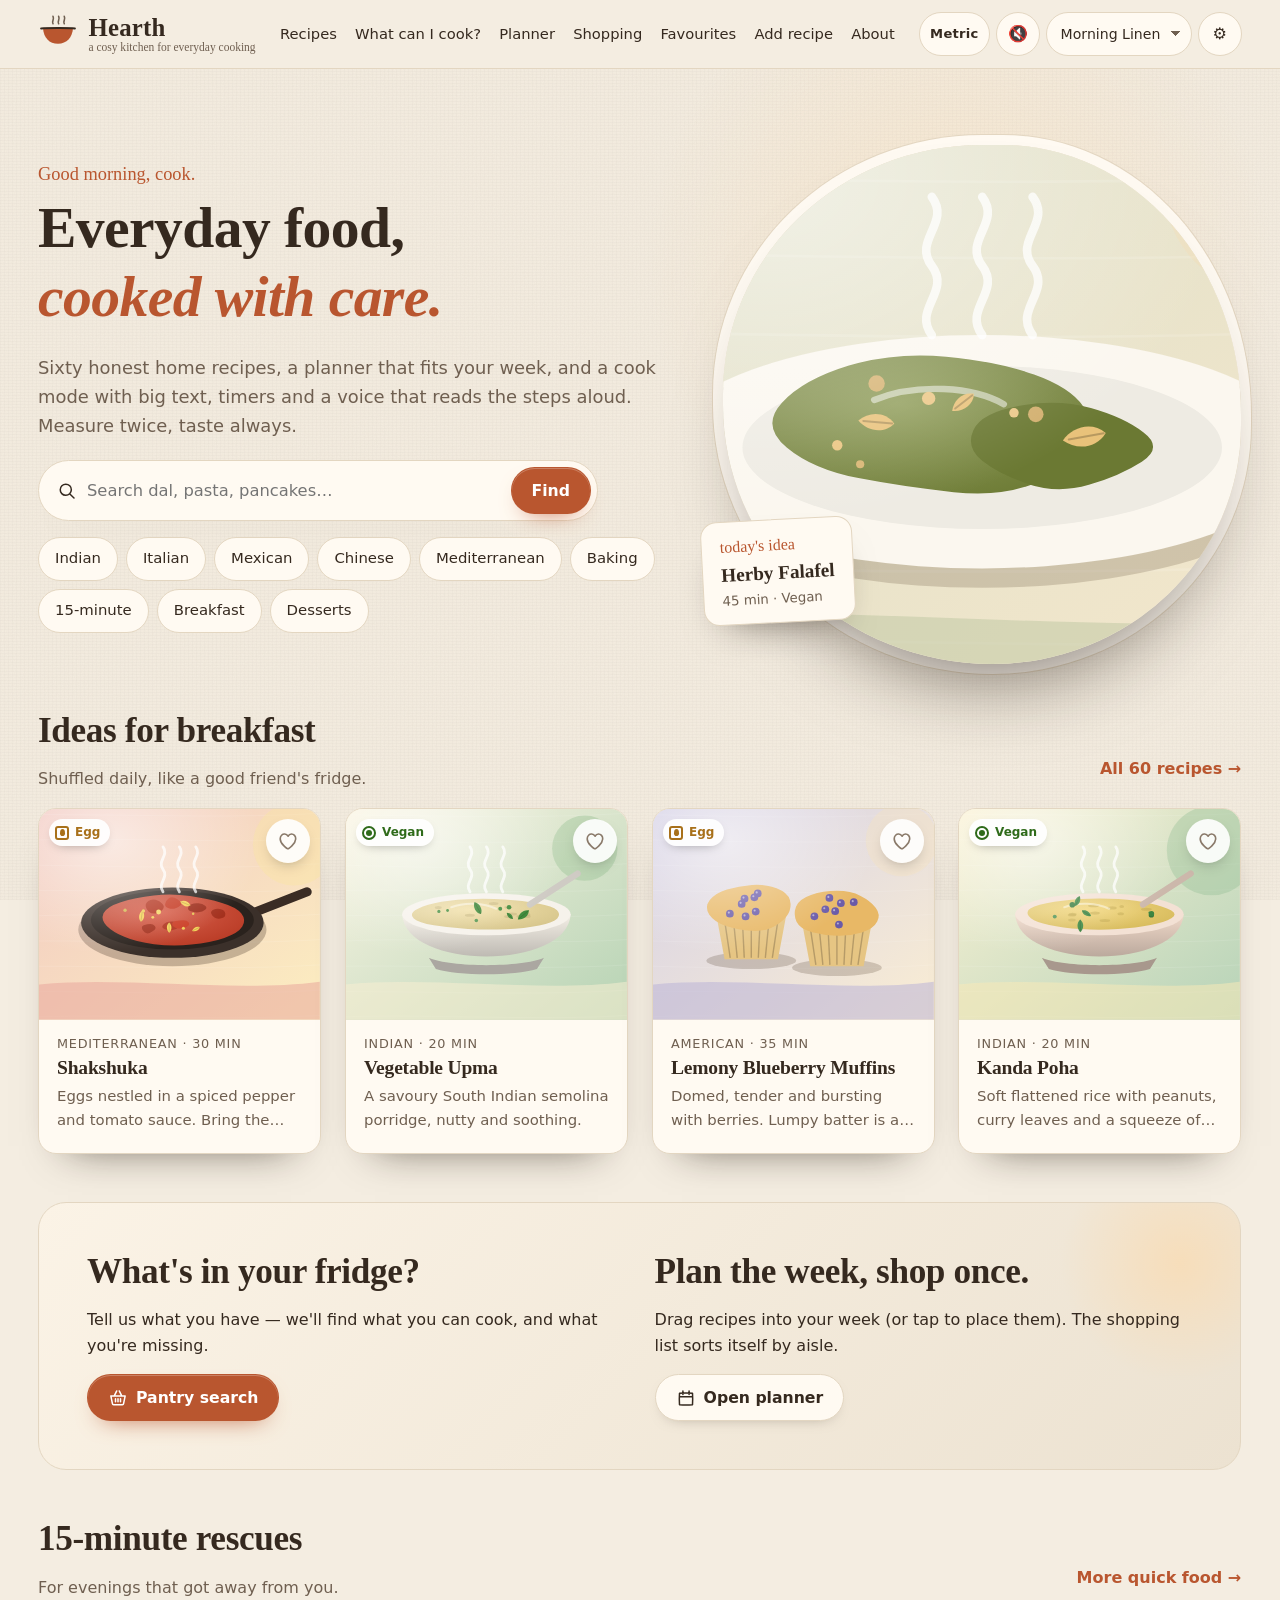
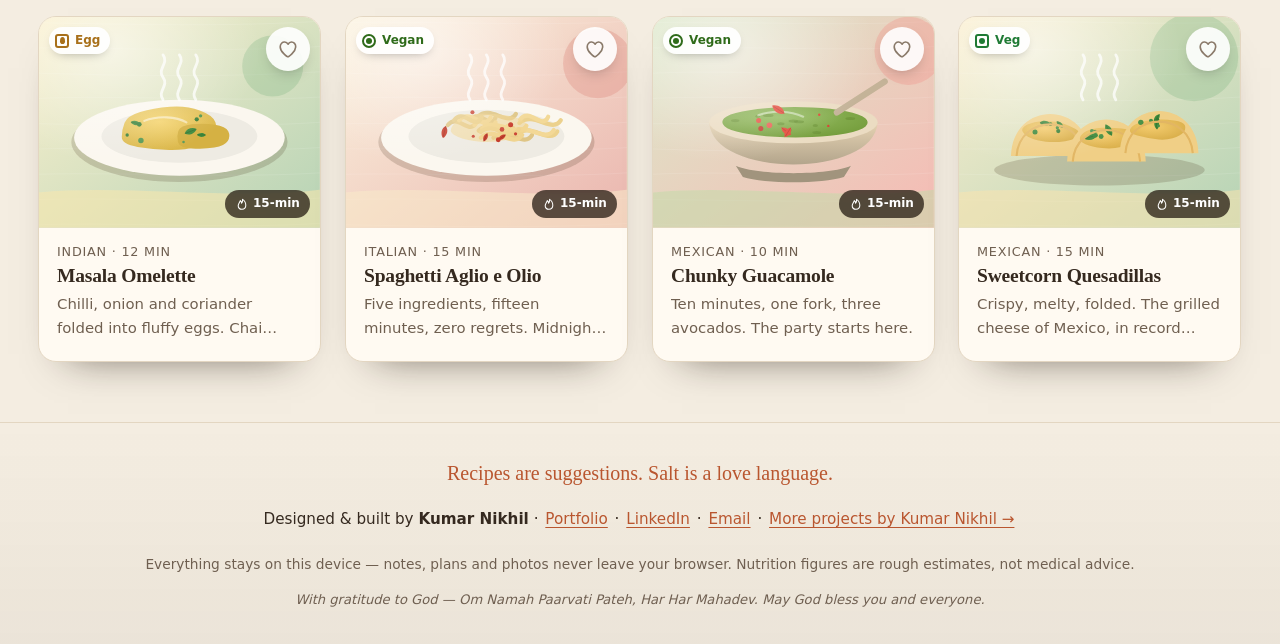
<file: index.html>
<!doctype html>
<html lang="en" data-theme="linen">
<head>
<meta charset="utf-8">
<meta name="viewport" content="width=device-width, initial-scale=1, viewport-fit=cover">
<title>Hearth — a cosy kitchen for everyday cooking</title>
<meta name="description" content="Hearth: 60 original home recipes with a servings scaler, unit converter, pantry search, weekly meal planner, shopping lists and a calm step-by-step cook mode. Free, private, works offline in your browser.">
<meta property="og:title" content="Hearth — a cosy kitchen for everyday cooking">
<meta property="og:description" content="60 original home recipes, a weekly planner, aisle-sorted shopping lists and a big-text cook mode with timers. Measure twice, taste always.">
<meta property="og:type" content="website">
<meta property="og:url" content="https://kumarnikhildeveloperaccount.github.io/hearth/">
<meta name="theme-color" content="#f6f0e6">
<link rel="icon" href="favicon.svg" type="image/svg+xml">
<link rel="manifest" href="manifest.webmanifest">
<link rel="stylesheet" href="css/base.css?v=2">
<link rel="stylesheet" href="css/components.css">
<link rel="stylesheet" href="css/print.css" media="print">
</head>
<body>
<a class="skip" href="#view">Skip to content</a>
<header class="site-head">
  <a class="brand" href="#/" aria-label="Hearth home">
    <span class="brand-pot" id="brandPot" aria-hidden="true">
      <svg viewBox="0 0 64 64" width="40" height="40"><g class="steam"><path d="M24 22c-3-4 3-6 0-12"/><path d="M33 22c-3-4 3-6 0-12"/><path d="M42 22c-3-4 3-6 0-12"/></g><path class="pot" d="M8 29c1-.6 47-.8 48 .3C55 44 46 54 32 54S9 44 8 29z"/><path class="pot-rim" d="M5 29.5c9-.8 45-1 54 0"/></svg>
    </span>
    <span class="brand-text"><b>Hearth</b><small>a cosy kitchen for everyday cooking</small></span>
  </a>
  <button class="icon-btn nav-toggle" id="navToggle" aria-expanded="false" aria-controls="mainNav" aria-label="Open menu"><span></span><span></span><span></span></button>
  <nav class="main-nav" id="mainNav" aria-label="Main">
    <a href="#/recipes" data-nav="recipes">Recipes</a>
    <a href="#/pantry" data-nav="pantry">What can I cook?</a>
    <a href="#/plan" data-nav="plan">Planner</a>
    <a href="#/shop" data-nav="shop">Shopping</a>
    <a href="#/favs" data-nav="favs">Favourites</a>
    <a href="#/add" data-nav="add">Add recipe</a>
    <a href="#/about" data-nav="about">About</a>
  </nav>
  <div class="head-tools">
    <button class="icon-btn unit-btn" id="unitToggle" title="Switch units" aria-label="Switch between metric and US units">Metric</button>
    <button class="icon-btn" id="soundToggle" aria-pressed="false" title="Kitchen sounds (off)" aria-label="Toggle kitchen sounds">🔇</button>
    <label class="theme-pick"><span class="sr">Theme</span>
      <select id="themeSelect" aria-label="Theme">
        <option value="linen">Morning Linen</option>
        <option value="night">Night Kitchen</option>
        <option value="farm">Farmhouse</option>
        <option value="minimal">Minimal</option>
      </select>
    </label>
    <a class="icon-btn" href="#/settings" title="Your data &amp; settings" aria-label="Your data and settings">⚙</a>
  </div>
</header>

<main id="view" tabindex="-1"></main>

<footer class="site-foot">
  <p class="quip" id="footQuip">Measure twice, taste always.</p>
  <p class="credits">Designed &amp; built by <b>Kumar Nikhil</b> ·
    <a href="https://kumarnikhildeveloperaccount.github.io/" target="_blank" rel="noopener">Portfolio</a> ·
    <a href="https://www.linkedin.com/in/kumar-nikhil-1000a9192/" target="_blank" rel="noopener">LinkedIn</a> ·
    <a href="mailto:nkashyapnikhilnk@gmail.com">Email</a> ·
    <a href="https://kumarnikhildeveloperaccount.github.io/" target="_blank" rel="noopener">More projects by Kumar Nikhil →</a></p>
  <p class="small">Everything stays on this device — notes, plans and photos never leave your browser. Nutrition figures are rough estimates, not medical advice.</p>
  <p class="gratitude">With gratitude to God — Om Namah Paarvati Pateh, Har Har Mahadev. May God bless you and everyone.</p>
</footer>

<section id="cook" class="cook" hidden aria-label="Cook mode" role="dialog" aria-modal="true"></section>
<aside id="timerTray" class="timer-tray" aria-label="Timers" hidden></aside>
<div id="toast" class="toast" role="status" aria-live="polite"></div>
<noscript><p class="noscript">Hearth needs JavaScript to stir the pot. Please enable it.</p></noscript>

<script src="js/data-1.js"></script>
<script src="js/data-2.js"></script>
<script src="js/util.js?v=2"></script>
<script src="js/store.js"></script>
<script src="js/art.js"></script>
<script src="js/audio.js"></script>
<script src="js/app.js?v=2"></script>
<script src="js/views.js"></script>
<script src="js/cook.js"></script>
</body>
</html>
</file>
<file: css/base.css>
/* Hearth — base: themes, textures, layout, header, transitions */
:root{
  --serif:"Iowan Old Style","Palatino Linotype",Palatino,"Book Antiqua",Georgia,"Times New Roman",serif;
  --sans:system-ui,-apple-system,"Segoe UI",Roboto,"Helvetica Neue",Arial,"Noto Sans",sans-serif;
  --hand:"Segoe Print","Bradley Hand","Chalkboard SE","Comic Neue","Marker Felt",cursive;
  --r:18px;--r-sm:12px;
  --ease:cubic-bezier(.2,.7,.2,1);
  --safe-t:env(safe-area-inset-top,0px);--safe-b:env(safe-area-inset-bottom,0px);
  --safe-l:env(safe-area-inset-left,0px);--safe-r:env(safe-area-inset-right,0px);
  --vh:100vh;
}
@supports (height:100dvh){:root{--vh:100dvh}}

/* ---------- Themes ---------- */
html[data-theme="linen"]{
  --bg:#f4ede1;--bg2:#ece2d1;--paper:#fffaf2;--paper2:#fbf3e6;--ink:#35291f;--muted:#6f5f50;
  --accent:#b9562f;--accent-ink:#fff;--accent2:#5f8452;--gold:#d9a441;--line:#e3d6c1;
  --shadow:30,20,10;--glow:255,214,160;--tex-op:.5;
}
html[data-theme="night"]{
  --bg:#17130f;--bg2:#211b16;--paper:#241d18;--paper2:#2c241e;--ink:#f3e8d8;--muted:#bfae99;
  --accent:#ee9a62;--accent-ink:#1b130c;--accent2:#9fc48b;--gold:#e8b85c;--line:#3c322a;
  --shadow:0,0,0;--glow:255,150,70;--tex-op:.18;
}
html[data-theme="farm"]{
  --bg:#ece2cb;--bg2:#e0d3b6;--paper:#f9f2df;--paper2:#f3e9d0;--ink:#2c3424;--muted:#5c6250;
  --accent:#9c3d29;--accent-ink:#fff;--accent2:#4b6a36;--gold:#c6923a;--line:#d5c6a3;
  --shadow:40,30,10;--glow:240,200,130;--tex-op:.65;
}
html[data-theme="minimal"]{
  --bg:#f7f7f5;--bg2:#efefec;--paper:#ffffff;--paper2:#fafaf8;--ink:#1c1c1c;--muted:#5d5d5d;
  --accent:#1f1f1f;--accent-ink:#fff;--accent2:#3f6b4f;--gold:#b7893a;--line:#e4e4e0;
  --shadow:0,0,0;--glow:255,255,255;--tex-op:0;--r:10px;--r-sm:8px;
}

*,*::before,*::after{box-sizing:border-box}
html{-webkit-text-size-adjust:100%;text-size-adjust:100%;scroll-behavior:smooth}
body{
  margin:0;min-height:100vh;min-height:var(--vh);color:var(--ink);background:var(--bg);
  font:16px/1.6 var(--sans);overflow-x:hidden;
  padding-left:var(--safe-l);padding-right:var(--safe-r);
  transition:background-color .5s var(--ease),color .5s var(--ease);
}
/* linen weave + grain + warm window light */
body::before{
  content:"";position:fixed;inset:0;z-index:-2;pointer-events:none;opacity:var(--tex-op);
  background:
    repeating-linear-gradient(0deg,rgba(var(--shadow),.035) 0 1px,transparent 1px 3px),
    repeating-linear-gradient(90deg,rgba(var(--shadow),.03) 0 1px,transparent 1px 4px),
    url("data:image/svg+xml,%3Csvg xmlns='http://www.w3.org/2000/svg' width='160' height='160'%3E%3Cfilter id='n'%3E%3CfeTurbulence type='fractalNoise' baseFrequency='.9' numOctaves='2' stitchTiles='stitch'/%3E%3CfeColorMatrix values='0 0 0 0 .3 0 0 0 0 .2 0 0 0 0 .1 0 0 0 .09 0'/%3E%3C/filter%3E%3Crect width='100%25' height='100%25' filter='url(%23n)'/%3E%3C/svg%3E");
}
body::after{
  content:"";position:fixed;inset:-20% -10% auto auto;width:70vmax;height:70vmax;z-index:-1;pointer-events:none;
  background:radial-gradient(closest-side,rgba(var(--glow),.28),transparent 70%);
  animation:windowlight 18s ease-in-out infinite alternate;
}
html[data-theme="minimal"] body::after{display:none}
@keyframes windowlight{from{transform:translate(0,0)}to{transform:translate(-6vmax,4vmax)}}

h1,h2,h3,h4{font-family:var(--serif);font-weight:600;line-height:1.2;letter-spacing:-.01em;margin:0 0 .4em}
h1{font-size:clamp(2rem,4.6vw,3.6rem)}
h2{font-size:clamp(1.5rem,3vw,2.2rem)}
h3{font-size:1.2rem}
p{margin:0 0 1em}
a{color:var(--accent);text-underline-offset:3px}
img{max-width:100%;display:block}
button,input,select,textarea{font:inherit;color:inherit}
:focus-visible{outline:3px solid var(--accent);outline-offset:3px;border-radius:6px}
[hidden]{display:none!important}
.sr{position:absolute!important;width:1px;height:1px;overflow:hidden;clip:rect(0 0 0 0);white-space:nowrap}
.skip{position:absolute;left:12px;top:-60px;z-index:100;background:var(--accent);color:var(--accent-ink);padding:10px 16px;border-radius:10px}
.skip:focus{top:12px}
.small{font-size:.86rem;color:var(--muted)}
.hand{font-family:var(--hand)}
.noscript{padding:20px;text-align:center}

/* ---------- Header ---------- */
.site-head{
  position:sticky;top:0;z-index:40;display:flex;align-items:center;gap:14px;
  padding:calc(10px + var(--safe-t)) clamp(14px,3vw,40px) 10px;
  background:color-mix(in srgb,var(--bg) 82%,transparent);
  -webkit-backdrop-filter:saturate(1.2) blur(12px);backdrop-filter:saturate(1.2) blur(12px);
  border-bottom:1px solid var(--line);
}
@supports not (background:color-mix(in srgb,red 50%,blue)){.site-head{background:var(--bg)}}
.brand{display:flex;align-items:center;gap:10px;text-decoration:none;color:var(--ink);min-height:44px}
.brand-text{display:flex;flex-direction:column;line-height:1.05}
.brand-text b{font-family:var(--serif);font-size:1.55rem;letter-spacing:.01em}
.brand-text small{font-size:.72rem;color:var(--muted);font-family:var(--hand)}
.brand-pot svg .pot{fill:var(--accent)}
.brand-pot svg .pot-rim{stroke:var(--ink);stroke-width:3.2;stroke-linecap:round;fill:none}
.brand-pot svg .steam path{stroke:var(--muted);stroke-width:2.6;fill:none;stroke-linecap:round;animation:steam 3.2s ease-in-out infinite}
.brand-pot svg .steam path:nth-child(2){animation-delay:.9s}
.brand-pot svg .steam path:nth-child(3){animation-delay:1.8s}
.brand-pot.wobble{animation:wobble .8s var(--ease)}
@keyframes wobble{0%,100%{transform:rotate(0)}25%{transform:rotate(-12deg)}50%{transform:rotate(9deg)}75%{transform:rotate(-5deg)}}
@keyframes steam{0%{opacity:0;transform:translateY(6px) scaleY(.8)}40%{opacity:.9}100%{opacity:0;transform:translateY(-9px) scaleY(1.1)}}

.main-nav{display:flex;gap:2px;margin-left:auto;flex-wrap:wrap}
.main-nav a{
  position:relative;padding:10px 12px;border-radius:999px;text-decoration:none;color:var(--ink);
  font-weight:500;font-size:.95rem;min-height:44px;display:flex;align-items:center;transition:background .25s,color .25s;
}
.main-nav a::after{content:"";position:absolute;left:14px;right:14px;bottom:7px;height:2px;border-radius:2px;background:var(--accent);transform:scaleX(0);transform-origin:left;transition:transform .35s var(--ease)}
.main-nav a:hover::after,.main-nav a.on::after{transform:scaleX(1)}
.main-nav a.on{color:var(--accent)}
.head-tools{display:flex;align-items:center;gap:6px}
.icon-btn{
  min-width:44px;min-height:44px;padding:0 10px;border-radius:999px;border:1px solid var(--line);
  background:var(--paper);color:var(--ink);cursor:pointer;display:inline-flex;align-items:center;justify-content:center;
  text-decoration:none;font-size:1rem;transition:transform .2s var(--ease),box-shadow .2s,background .2s;
}
.icon-btn:hover{box-shadow:0 6px 16px -10px rgba(var(--shadow),.6);transform:translateY(-1px)}
.icon-btn:active{transform:scale(.95)}
.unit-btn{font-size:.82rem;font-weight:600;letter-spacing:.02em;min-width:64px}
.theme-pick select{
  min-height:44px;border-radius:999px;border:1px solid var(--line);background:var(--paper);padding:0 30px 0 14px;
  appearance:none;-webkit-appearance:none;cursor:pointer;font-size:.88rem;
  background-image:linear-gradient(45deg,transparent 50%,var(--muted) 50%),linear-gradient(135deg,var(--muted) 50%,transparent 50%);
  background-position:calc(100% - 16px) 50%,calc(100% - 11px) 50%;background-size:5px 5px;background-repeat:no-repeat;
}
.nav-toggle{display:none;flex-direction:column;gap:4px;margin-left:auto}
.nav-toggle span{display:block;width:18px;height:2px;border-radius:2px;background:var(--ink);transition:transform .3s var(--ease),opacity .3s}
.nav-toggle[aria-expanded="true"] span:nth-child(1){transform:translateY(6px) rotate(45deg)}
.nav-toggle[aria-expanded="true"] span:nth-child(2){opacity:0}
.nav-toggle[aria-expanded="true"] span:nth-child(3){transform:translateY(-6px) rotate(-45deg)}

@media (max-width:1100px){
  .nav-toggle{display:inline-flex}
  .main-nav{
    position:fixed;left:0;right:0;top:calc(64px + var(--safe-t));margin:0;flex-direction:column;gap:0;
    padding:10px clamp(14px,4vw,30px) calc(18px + var(--safe-b));background:var(--paper);border-bottom:1px solid var(--line);
    box-shadow:0 30px 60px -30px rgba(var(--shadow),.5);transform:translateY(-12px);opacity:0;visibility:hidden;
    transition:transform .35s var(--ease),opacity .3s,visibility 0s .35s;max-height:calc(var(--vh) - 64px);overflow:auto;
  }
  .main-nav.open{transform:none;opacity:1;visibility:visible;transition:transform .35s var(--ease),opacity .3s}
  .main-nav a{font-size:1.1rem;padding:12px 8px;border-bottom:1px dashed var(--line);border-radius:0}
  .main-nav a::after{display:none}
  .head-tools{order:3}
  .nav-toggle{order:2}
}
@media (max-width:560px){
  .site-head{gap:6px;flex-wrap:wrap}
  .brand-text small{display:none}
  .brand-text b{font-size:1.3rem}
  .brand-pot svg{width:34px;height:34px}
  .head-tools{width:100%;justify-content:flex-end;order:4}
  .theme-pick select{max-width:140px}
  .main-nav{top:calc(118px + var(--safe-t))}
}

/* ---------- Layout ---------- */
main{display:block;max-width:1320px;margin:0 auto;padding:clamp(18px,3vw,40px) clamp(14px,3vw,40px) 60px;min-height:60vh;outline:none;perspective:2200px}
@media (min-width:2200px){main{max-width:1800px}body{font-size:18px}}
.view{transform-origin:left center;will-change:transform}
.view.curl-in{animation:curlIn .7s var(--ease) both}
.view.curl-in::before{content:"";position:fixed;inset:0;pointer-events:none;z-index:5;background:linear-gradient(90deg,rgba(var(--shadow),.18),transparent 40%);animation:curlShade .7s var(--ease) both}
@keyframes curlIn{
  0%{opacity:0;transform:rotateY(-28deg) translateX(-2%) skewY(1deg);clip-path:polygon(0 0,70% 0,100% 100%,0 100%)}
  60%{opacity:1;clip-path:polygon(0 0,100% 0,100% 100%,0 100%)}
  100%{opacity:1;transform:none;clip-path:polygon(0 0,100% 0,100% 100%,0 100%)}
}
@keyframes curlShade{from{opacity:1}to{opacity:0}}
.view.curl-out{animation:curlOut .28s ease-in both}
@keyframes curlOut{to{opacity:0;transform:rotateY(14deg) translateX(1%);transform-origin:right center}}

.section-head{display:flex;align-items:end;justify-content:space-between;gap:16px;flex-wrap:wrap;margin:36px 0 16px}
.section-head p{margin:0;color:var(--muted)}
.grid{display:grid;gap:clamp(14px,2vw,24px);grid-template-columns:repeat(auto-fill,minmax(min(100%,250px),1fr))}

/* ---------- Footer ---------- */
.site-foot{
  border-top:1px solid var(--line);text-align:center;
  padding:34px clamp(14px,3vw,40px) calc(34px + var(--safe-b));background:linear-gradient(transparent,rgba(var(--shadow),.04));
}
.site-foot .quip{font-family:var(--hand);font-size:1.25rem;color:var(--accent);margin-bottom:.6em}
.site-foot .credits{font-size:.95rem}
.site-foot .credits a{display:inline-block;padding:6px 2px}
.site-foot .gratitude{font-size:.82rem;color:var(--muted);font-style:italic;margin:0}

/* ---------- Toast ---------- */
.toast{
  position:fixed;left:50%;bottom:calc(20px + var(--safe-b));z-index:90;transform:translate(-50%,30px);opacity:0;pointer-events:none;
  background:var(--ink);color:var(--bg);padding:12px 20px;border-radius:999px;font-size:.95rem;max-width:calc(100vw - 32px);text-align:center;
  box-shadow:0 18px 40px -18px rgba(0,0,0,.6);transition:transform .35s var(--ease),opacity .35s;
}
.toast.show{transform:translate(-50%,0);opacity:1}

@media (prefers-reduced-motion:reduce){
  *,*::before,*::after{animation-duration:.001ms!important;animation-iteration-count:1!important;transition-duration:.001ms!important;scroll-behavior:auto!important}
  body::after{animation:none}
}
html.lowpower body::after{animation:none}
html.lowpower .site-head{-webkit-backdrop-filter:none;backdrop-filter:none;background:var(--bg)}

/* header nav never wraps on wide screens */
.main-nav a { white-space: nowrap; }
@media (min-width: 1000px) { .main-nav { flex-wrap: nowrap; flex: 1 1 auto; min-width: 0; justify-content: center; } }
@media (min-width: 1000px) and (max-width: 1400px) { .main-nav a { font-size: .92rem; padding-inline: .55em; } }
</file>
<file: css/components.css>
/* Hearth components */
.btn{
  display:inline-flex;align-items:center;justify-content:center;gap:8px;min-height:44px;padding:10px 20px;border-radius:999px;
  border:1px solid transparent;background:var(--accent);color:var(--accent-ink);font-weight:600;font-size:.98rem;cursor:pointer;text-decoration:none;
  box-shadow:0 10px 24px -14px var(--accent),inset 0 1px 0 rgba(255,255,255,.25);transition:transform .2s var(--ease),box-shadow .25s,filter .2s;
  position:relative;overflow:hidden;-webkit-tap-highlight-color:transparent;
}
.btn:hover{transform:translateY(-2px);box-shadow:0 16px 30px -16px var(--accent);filter:saturate(1.1)}
.btn:active{transform:translateY(0) scale(.97)}
.btn::after{content:"";position:absolute;inset:0;background:radial-gradient(circle at var(--x,50%) var(--y,50%),rgba(255,255,255,.35),transparent 60%);opacity:0;transition:opacity .3s}
.btn:active::after{opacity:1}
.btn-ghost{background:var(--paper);color:var(--ink);border-color:var(--line);box-shadow:0 6px 16px -12px rgba(var(--shadow),.5)}
.btn-big{min-height:54px;padding:12px 26px;font-size:1.06rem}
.btn:disabled{opacity:.4;pointer-events:none}
.danger{color:#b3261e!important}
html[data-theme="night"] .danger{color:#ff8a80!important}
.link-btn{background:none;border:0;padding:8px 2px;color:var(--accent);text-decoration:underline;text-underline-offset:3px;cursor:pointer;min-height:36px}
.link-more{font-weight:600;text-decoration:none;padding:10px 0}
.paper{
  background:var(--paper);border:1px solid var(--line);border-radius:var(--r);padding:clamp(16px,2.4vw,28px);
  box-shadow:0 1px 0 rgba(255,255,255,.6) inset,0 24px 50px -36px rgba(var(--shadow),.55);
}
.eyebrow{color:var(--accent);font-size:1.15rem;margin-bottom:.2em}
.lead{font-size:clamp(1.02rem,1.4vw,1.18rem);color:var(--muted);max-width:62ch}
.page-head{margin:10px 0 24px}
.span-all{grid-column:1/-1}

/* chips */
.chip-row{display:flex;flex-wrap:wrap;gap:8px;margin:16px 0}
.chip{
  display:inline-flex;align-items:center;gap:6px;min-height:44px;padding:8px 16px;border-radius:999px;border:1px solid var(--line);
  background:var(--paper);color:var(--ink);text-decoration:none;font-size:.93rem;cursor:pointer;transition:transform .2s var(--ease),background .2s,color .2s,border-color .2s;
}
.chip:hover{transform:translateY(-2px);border-color:var(--accent)}
.chip.on{background:var(--ink);color:var(--bg);border-color:var(--ink)}
.timer-chip{min-height:40px;font-size:.86rem;padding:6px 12px;background:var(--paper2)}

/* ---------- Hero ---------- */
.hero{display:grid;grid-template-columns:1.1fr .9fr;gap:clamp(20px,4vw,60px);align-items:center;padding:clamp(10px,3vw,40px) 0 10px}
.hero h1 em{font-style:italic;color:var(--accent)}
.hero-search{display:flex;align-items:center;gap:8px;background:var(--paper);border:1px solid var(--line);border-radius:999px;padding:6px 6px 6px 18px;max-width:560px;box-shadow:0 20px 40px -30px rgba(var(--shadow),.6);margin-top:20px}
.hero-search input{flex:1;min-width:0;border:0;background:transparent;font-size:1.02rem;min-height:44px;outline:none}
.hero-search:focus-within{outline:3px solid var(--accent);outline-offset:2px}
.hero-art{position:relative;display:block;text-decoration:none;color:var(--ink)}
.hero-plate{border-radius:50% 46% 48% 52%/48% 52% 46% 50%;overflow:hidden;aspect-ratio:1/1;box-shadow:0 50px 80px -40px rgba(var(--shadow),.6),0 0 0 10px var(--paper),0 0 0 11px var(--line);animation:float 9s ease-in-out infinite;transform-origin:50% 60%}
.hero-plate .art{width:100%;height:100%;transform:scale(1.25)}
@keyframes float{0%,100%{transform:translateY(0) rotate(-1deg)}50%{transform:translateY(-10px) rotate(1deg)}}
.hero-tag{position:absolute;left:-4%;bottom:8%;background:var(--paper);border:1px solid var(--line);border-radius:16px;padding:12px 18px;display:flex;flex-direction:column;box-shadow:0 20px 40px -24px rgba(var(--shadow),.6);transform:rotate(-3deg);transition:transform .3s var(--ease)}
.hero-art:hover .hero-tag{transform:rotate(0) translateY(-4px)}
.hero-tag .hand{color:var(--accent)}
.hero-tag b{font-family:var(--serif);font-size:1.2rem}
.hero-tag small{color:var(--muted)}
@media (max-width:820px){.hero{grid-template-columns:1fr}.hero-art{max-width:420px;margin:10px auto 0;width:88%}.hero-tag{left:0}}

.band{margin:48px 0;padding:clamp(20px,4vw,48px);border-radius:calc(var(--r) + 10px);background:linear-gradient(135deg,var(--paper2),var(--bg2));border:1px solid var(--line);position:relative;overflow:hidden}
.band::before{content:"";position:absolute;right:-60px;top:-60px;width:240px;height:240px;border-radius:50%;background:radial-gradient(circle,rgba(var(--glow),.5),transparent 70%)}
.band-inner{display:grid;grid-template-columns:1fr 1fr;gap:30px;position:relative}
@media (max-width:720px){.band-inner{grid-template-columns:1fr}}

/* ---------- Cards ---------- */
.card{
  --rx:0deg;--ry:0deg;--mx:50%;--my:50%;position:relative;border-radius:var(--r);background:var(--paper);border:1px solid var(--line);overflow:hidden;
  box-shadow:0 2px 0 rgba(255,255,255,.5) inset,0 22px 40px -30px rgba(var(--shadow),.7);transform:perspective(900px) rotateX(var(--rx)) rotateY(var(--ry));
  transition:transform .35s var(--ease),box-shadow .35s;animation:cardIn .6s var(--ease) both;animation-delay:calc(var(--i,0) * 50ms);
}
@keyframes cardIn{from{opacity:0;transform:translateY(16px) scale(.98)}to{opacity:1;transform:none}}
.card:hover{box-shadow:0 30px 60px -30px rgba(var(--shadow),.8)}
.card::after{content:"";position:absolute;inset:0;pointer-events:none;background:radial-gradient(circle at var(--mx) var(--my),rgba(255,255,255,.18),transparent 50%);opacity:0;transition:opacity .3s}
.card:hover::after{opacity:1}
.card-link{display:block;color:inherit;text-decoration:none;height:100%}
.card-link:focus-visible{outline-offset:-4px}
.card-art{position:relative;aspect-ratio:4/3;overflow:hidden;background:var(--bg2)}
.card-art .art{width:100%;height:100%;display:block;transition:transform .8s var(--ease)}
.card:hover .card-art .art{transform:scale(1.06)}
.photo{object-fit:cover;width:100%;height:100%}
.card-body{padding:14px 18px 20px}
.card-body h3{font-size:1.22rem;margin:2px 0 6px}
.kicker{font-size:.8rem;letter-spacing:.06em;text-transform:uppercase;color:var(--muted);margin:0}
.blurb{font-size:.93rem;color:var(--muted);margin:0;display:-webkit-box;-webkit-line-clamp:2;-webkit-box-orient:vertical;overflow:hidden}
.diet{position:absolute;left:10px;top:10px;display:inline-flex;align-items:center;gap:6px;padding:4px 10px 4px 6px;border-radius:999px;font-size:.75rem;font-weight:700;background:rgba(255,255,255,.92);color:#2b2118;box-shadow:0 4px 12px -6px rgba(0,0,0,.4)}
.diet i{width:14px;height:14px;border:2px solid currentColor;border-radius:3px;display:inline-grid;place-items:center}
.diet i::after{content:"";width:6px;height:6px;border-radius:50%;background:currentColor}
.diet-veg{color:#1f7a34}.diet-vegan{color:#2f6b1a}.diet-vegan i{border-radius:50%}
.diet-nonveg{color:#a3271d}.diet-nonveg i::after{border-radius:0;width:0;height:0;background:none;border-left:4px solid transparent;border-right:4px solid transparent;border-bottom:7px solid currentColor}
.diet-egg{color:#a8701a}.diet-egg i::after{width:5px;height:7px;border-radius:50% 50% 50% 50%/60% 60% 40% 40%}
.recipe .diet{position:static}
.meta .diet{box-shadow:none;border:1px solid var(--line)}
.quick-tag{position:absolute;right:10px;bottom:10px;display:inline-flex;align-items:center;gap:4px;padding:4px 10px;border-radius:999px;background:rgba(30,20,12,.72);color:#fff;font-size:.75rem;font-weight:600;-webkit-backdrop-filter:blur(4px);backdrop-filter:blur(4px)}
.fav-btn{position:absolute;right:10px;top:10px;width:44px;height:44px;border-radius:50%;border:0;background:rgba(255,255,255,.9);color:#8a7a6a;cursor:pointer;display:grid;place-items:center;box-shadow:0 6px 16px -8px rgba(0,0,0,.4);transition:transform .2s var(--ease),color .2s}
.fav-btn:hover{transform:scale(1.08)}
.fav-btn.on,.fav-solo.on{color:#d2453a}
.fav-btn.on .ico,.fav-solo.on .ico{fill:currentColor}
.burst{animation:burst .5s var(--ease)}
@keyframes burst{0%{transform:scale(1)}30%{transform:scale(1.35)}60%{transform:scale(.92)}100%{transform:scale(1)}}

/* steam inside illustrations */
.art-steam path{animation:artSteam 3.6s ease-in-out infinite;transform-box:fill-box;transform-origin:50% 100%}
@keyframes artSteam{0%{opacity:0;transform:translateY(14px) scaleY(.7)}35%{opacity:.85}100%{opacity:0;transform:translateY(-22px) scaleY(1.15)}}
html.lowpower .art-steam path{animation-duration:6s}

/* ---------- Filters / fields ---------- */
.filters{display:grid;grid-template-columns:2fr repeat(3,1fr);gap:12px}
@media (max-width:820px){.filters{grid-template-columns:1fr 1fr}.filters .search-field{grid-column:1/-1}}
.field{display:flex;flex-direction:column;gap:6px;font-size:.88rem;color:var(--muted);border:0;margin:0 0 14px;padding:0;min-width:0}
.field legend{padding:0;margin-bottom:6px}
.field input,.field select,.field textarea,.token-input input{
  min-height:46px;border:1px solid var(--line);border-radius:var(--r-sm);background:var(--paper);color:var(--ink);padding:10px 14px;font-size:1rem;width:100%;
  transition:border-color .2s,box-shadow .2s;
}
.field textarea{min-height:140px;resize:vertical;line-height:1.5}
.field input:focus,.field select:focus,.field textarea:focus,.token-input input:focus{outline:none;border-color:var(--accent);box-shadow:0 0 0 4px color-mix(in srgb,var(--accent) 20%,transparent)}
.field input[type=color]{padding:4px;height:46px;cursor:pointer}
.search-field{position:relative}
.search-field .ico{position:absolute;left:14px;bottom:13px;color:var(--muted);pointer-events:none}
.search-field input{padding-left:42px}
.field.inline{flex-direction:row;align-items:center;gap:10px;margin:0}
.row3{display:grid;grid-template-columns:repeat(3,1fr);gap:12px;align-items:end}
@media (max-width:480px){.row3{grid-template-columns:1fr 1fr}}
.switch{display:flex;align-items:center;gap:10px;cursor:pointer;min-height:44px;font-size:.95rem;color:var(--ink)}
.switch input{position:absolute;opacity:0;width:1px;height:1px}
.switch span{width:44px;height:26px;border-radius:999px;background:var(--line);position:relative;flex:none;transition:background .25s}
.switch span::after{content:"";position:absolute;left:3px;top:3px;width:20px;height:20px;border-radius:50%;background:#fff;box-shadow:0 2px 6px rgba(0,0,0,.25);transition:transform .25s var(--ease)}
.switch input:checked+span{background:var(--accent2)}
.switch input:checked+span::after{transform:translateX(18px)}
.switch input:focus-visible+span{outline:3px solid var(--accent);outline-offset:2px}
.day-pick{display:flex;flex-wrap:wrap;gap:6px;margin:10px 0}
.day-pick label{cursor:pointer}
.day-pick input{position:absolute;opacity:0;width:1px;height:1px}
.day-pick span{display:inline-flex;align-items:center;min-height:44px;padding:8px 14px;border-radius:12px;border:1px solid var(--line);background:var(--paper);color:var(--ink);font-size:.92rem;transition:all .2s}
.day-pick input:checked+span{background:var(--accent);border-color:var(--accent);color:var(--accent-ink)}
.day-pick input:focus-visible+span{outline:3px solid var(--accent);outline-offset:2px}

/* ---------- Recipe detail ---------- */
.crumbs a{color:var(--muted)}
.recipe-head{display:grid;grid-template-columns:1fr 1fr;gap:clamp(20px,4vw,56px);align-items:center;margin:14px 0 30px}
.recipe-art{border-radius:calc(var(--r) + 8px);overflow:hidden;aspect-ratio:4/3;box-shadow:0 40px 70px -40px rgba(var(--shadow),.7);border:8px solid var(--paper)}
.recipe-art .art{width:100%;height:100%;display:block}
.meta{list-style:none;padding:0;margin:16px 0 22px;display:flex;flex-wrap:wrap;gap:10px}
.meta li{display:inline-flex;align-items:center;gap:6px;padding:6px 14px;border-radius:999px;background:var(--paper);border:1px solid var(--line);font-size:.92rem}
.actions{display:flex;flex-wrap:wrap;gap:8px;align-items:center}
.recipe-body{display:grid;grid-template-columns:minmax(280px,.85fr) 1.15fr;gap:clamp(18px,3vw,40px);align-items:start}
@media (max-width:900px){.recipe-head,.recipe-body{grid-template-columns:1fr}}
.ingredients{position:sticky;top:90px}
@media (max-width:900px){.ingredients{position:static}}
.ing-top{display:flex;align-items:center;justify-content:space-between;gap:10px;flex-wrap:wrap}
.ing-top h2{margin:0}
.scaler{display:inline-flex;align-items:center;gap:6px}
.scaler input{width:64px;min-height:44px;text-align:center;border:1px solid var(--line);border-radius:12px;background:var(--paper2);font-weight:700;font-size:1.05rem;-moz-appearance:textfield;appearance:textfield}
.scaler input::-webkit-inner-spin-button,.scaler input::-webkit-outer-spin-button{-webkit-appearance:none;margin:0}
.scaler .icon-btn{font-size:1.3rem;font-weight:700}
.unit-switch{display:inline-flex;margin:14px 0 6px;padding:4px;border-radius:999px;background:var(--bg2);border:1px solid var(--line)}
.unit-switch button{min-height:38px;padding:6px 16px;border-radius:999px;border:0;background:transparent;cursor:pointer;font-weight:600;font-size:.88rem;color:var(--muted)}
.unit-switch button[aria-checked="true"]{background:var(--paper);color:var(--ink);box-shadow:0 3px 10px -5px rgba(var(--shadow),.5)}
.ing-list{list-style:none;padding:0;margin:10px 0}
.ing-list li{border-bottom:1px dashed var(--line)}
.ing-list label{display:flex;align-items:baseline;gap:10px;padding:10px 2px;cursor:pointer;min-height:44px}
.ing-list input,.aisle input{position:absolute;opacity:0;width:1px;height:1px}
.tick{flex:none;width:22px;height:22px;border-radius:7px;border:2px solid var(--muted);display:grid;place-items:center;color:transparent;transform:translateY(4px);transition:all .25s var(--ease)}
input:checked+.tick{background:var(--accent2);border-color:var(--accent2);color:#fff;transform:translateY(4px) rotate(-6deg) scale(1.05)}
input:focus-visible+.tick{outline:3px solid var(--accent);outline-offset:2px}
.amt{font-weight:700;white-space:nowrap;font-variant-numeric:tabular-nums}
li.done .nm,li.done .amt{text-decoration:line-through;text-decoration-color:var(--accent);opacity:.55}
.nutrition{margin-top:18px;padding-top:16px;border-top:1px solid var(--line)}
.nutrition h3{display:flex;align-items:baseline;gap:8px;flex-wrap:wrap}
.approx{font-family:var(--hand);font-size:.85rem;color:var(--accent);font-weight:400}
.nutrition dl{display:grid;grid-template-columns:repeat(4,1fr);gap:8px;margin:10px 0}
.nutrition dl div{background:var(--paper2);border-radius:12px;padding:10px;text-align:center;border:1px solid var(--line)}
.nutrition dt{font-size:.74rem;color:var(--muted);text-transform:uppercase;letter-spacing:.05em}
.nutrition dd{margin:0;font-weight:700;font-family:var(--serif);font-size:1.08rem}
@media (max-width:400px){.nutrition dl{grid-template-columns:1fr 1fr}}
.steps{list-style:none;padding:0;margin:0;counter-reset:s}
.steps li{position:relative;padding:4px 0 22px 60px}
.steps li::before{content:"";position:absolute;left:21px;top:44px;bottom:4px;border-left:2px dotted var(--line)}
.steps li:last-child::before{display:none}
.steps .num{position:absolute;left:0;top:0;width:44px;height:44px;border-radius:50%;display:grid;place-items:center;background:var(--paper);border:2px solid var(--accent);color:var(--accent);font-family:var(--serif);font-weight:700;font-size:1.15rem}
.steps p{font-size:1.06rem;margin:8px 0}
.step-timers{display:flex;flex-wrap:wrap;gap:6px}
.notes{margin-top:24px}
.notes h3{display:flex;align-items:center;gap:8px}
.notes textarea{width:100%;min-height:110px;border:1px solid var(--line);border-radius:12px;padding:12px 14px;background:var(--paper2) repeating-linear-gradient(transparent 0 27px,var(--line) 27px 28px);line-height:28px;font-family:var(--hand);font-size:1.02rem;resize:vertical}
.print-foot{display:none}

/* ---------- Modal ---------- */
.modal-wrap{position:fixed;inset:0;z-index:80;display:grid;place-items:center;padding:16px;background:rgba(20,12,6,.45);opacity:0;transition:opacity .25s;-webkit-backdrop-filter:blur(3px);backdrop-filter:blur(3px)}
.modal-wrap.open{opacity:1}
.modal{position:relative;width:min(560px,100%);max-height:calc(var(--vh) - 32px);overflow:auto;background:var(--paper);border-radius:calc(var(--r) + 4px);padding:28px 24px 24px;border:1px solid var(--line);box-shadow:0 40px 80px -30px rgba(0,0,0,.5);transform:translateY(20px) scale(.97);transition:transform .3s var(--ease)}
.modal-wrap.open .modal{transform:none}
.modal-x{position:absolute;right:12px;top:12px}
.modal h2{padding-right:50px}
.modal-actions{display:flex;flex-wrap:wrap;gap:10px;margin-top:16px}
.timer-presets{display:flex;flex-wrap:wrap;gap:6px;margin-bottom:14px}

/* ---------- Empty states ---------- */
.empty{text-align:center;padding:30px 16px 40px;max-width:520px;margin:0 auto}
.empty-art{width:200px;height:150px;margin:0 auto 10px;border-radius:50%;overflow:hidden;box-shadow:0 20px 40px -24px rgba(var(--shadow),.6)}
.empty-art .art{width:100%;height:100%}
.empty p{color:var(--muted)}

/* ---------- Pantry ---------- */
.token-input{display:flex;flex-wrap:wrap;gap:8px;align-items:center}
.token-input input{flex:1;min-width:200px}
.tokens{list-style:none;display:flex;flex-wrap:wrap;gap:6px;padding:0;margin:0;width:100%}
.tokens:empty{display:none}
.token{display:inline-flex;align-items:center;gap:4px;padding:4px 4px 4px 14px;border-radius:999px;background:var(--accent2);color:#fff;font-weight:600;font-size:.92rem;animation:pop .3s var(--ease)}
@keyframes pop{from{transform:scale(.6);opacity:0}}
.token button{width:34px;height:34px;border-radius:50%;border:0;background:rgba(255,255,255,.2);color:#fff;cursor:pointer;font-size:1.1rem}
.pantry-opts{display:flex;flex-wrap:wrap;align-items:center;gap:14px;margin-top:12px}
.pantry-card{display:flex;flex-direction:column;gap:0}
.pantry-card .card{border-bottom-left-radius:0;border-bottom-right-radius:0}
.match{background:var(--paper2);border:1px solid var(--line);border-top:0;border-radius:0 0 var(--r) var(--r);padding:12px 16px}
.match p{margin:8px 0 0;font-size:.92rem}
.bar{height:8px;border-radius:8px;background:var(--line);overflow:hidden}
.bar span{display:block;height:100%;width:var(--p);background:linear-gradient(90deg,var(--accent2),var(--gold));border-radius:8px;animation:grow 1s var(--ease)}
@keyframes grow{from{width:0}}

/* ---------- Planner ---------- */
.plan-tools{display:flex;flex-wrap:wrap;gap:10px;align-items:center;margin-bottom:20px}
.planner{display:grid;grid-template-columns:300px 1fr;gap:20px;align-items:start}
@media (max-width:980px){.planner{grid-template-columns:1fr}}
.tray{position:sticky;top:90px;max-height:calc(var(--vh) - 110px);display:flex;flex-direction:column}
@media (max-width:980px){.tray{position:static;max-height:none}.tray-list{max-height:260px}}
.tray-list{list-style:none;padding:0;margin:0;overflow:auto;flex:1;display:flex;flex-direction:column;gap:6px;-webkit-overflow-scrolling:touch}
.pill{display:flex;align-items:center;gap:10px;width:100%;min-height:46px;padding:8px 12px;border-radius:12px;border:1px solid var(--line);background:var(--paper2);cursor:grab;text-align:left;transition:all .2s var(--ease)}
.pill:hover{border-color:var(--accent);transform:translateX(3px)}
.pill.sel{background:var(--accent);color:var(--accent-ink);border-color:var(--accent);box-shadow:0 8px 20px -10px var(--accent)}
.pill.sel .small{color:inherit}
.pill-dot{width:14px;height:14px;border-radius:50%;flex:none;box-shadow:inset 0 0 0 2px rgba(255,255,255,.5)}
.pill-t{flex:1;font-weight:500;font-size:.93rem}
.pill-fav{color:#d2453a}
.week{display:grid;grid-template-columns:repeat(auto-fill,minmax(min(100%,200px),1fr));gap:12px}
.day{background:var(--paper);border:1px solid var(--line);border-radius:var(--r);padding:12px;display:flex;flex-direction:column;gap:8px}
.day.today{border-color:var(--accent);box-shadow:0 0 0 3px color-mix(in srgb,var(--accent) 18%,transparent)}
.day h3{font-size:1.05rem;margin:2px 4px 4px;display:flex;justify-content:space-between;align-items:baseline}
.day h3 .hand{font-size:.85rem;color:var(--accent);font-weight:400}
.slot{position:relative;display:flex;flex-direction:column;align-items:stretch;min-height:76px;border-radius:12px;border:1.5px dashed var(--line);background:var(--paper2);padding:6px 8px;text-align:left;cursor:pointer;color:var(--ink);transition:all .2s var(--ease);width:100%}
.slot-meal{font-size:.7rem;text-transform:uppercase;letter-spacing:.07em;color:var(--muted)}
.slot-plus{flex:1;display:grid;place-items:center;color:var(--muted);opacity:.6}
.placing .empty-slot{border-color:var(--accent);background:color-mix(in srgb,var(--accent) 8%,var(--paper2));animation:breathe 1.6s ease-in-out infinite}
@keyframes breathe{50%{transform:scale(1.02)}}
.slot.over{border-color:var(--accent2);background:color-mix(in srgb,var(--accent2) 14%,var(--paper2));transform:scale(1.03)}
.slot.filled{border-style:solid;cursor:grab}
.slot.landed{animation:land .5s var(--ease)}
@keyframes land{0%{transform:scale(.9) rotate(-2deg)}60%{transform:scale(1.04)}100%{transform:none}}
.slot-r{display:flex;align-items:center;gap:8px;text-decoration:none;color:inherit;font-size:.9rem;font-weight:600;line-height:1.2;padding-right:30px;min-height:44px}
.slot-r small{display:block;font-weight:400;color:var(--muted);font-size:.75rem}
.slot-art{width:44px;height:44px;border-radius:10px;overflow:hidden;flex:none}
.slot-art .art{width:100%;height:100%}
.slot-x{position:absolute;right:4px;top:4px;width:36px;height:36px;border-radius:50%;border:0;background:transparent;color:var(--muted);font-size:1.2rem;cursor:pointer}
.slot-x:hover{background:var(--bg2);color:var(--ink)}

/* ---------- Shopping ---------- */
.aisles{columns:3 300px;column-gap:16px;margin-top:16px}
.aisle{break-inside:avoid;margin-bottom:16px;padding:18px 20px}
.aisle h2{font-size:1.2rem;display:flex;align-items:center;gap:8px}
.aisle h2::before{content:"";width:10px;height:10px;border-radius:3px;background:var(--accent);transform:rotate(45deg)}
.aisle ul{list-style:none;padding:0;margin:0}
.aisle li{position:relative;border-bottom:1px dashed var(--line);display:flex;align-items:center;flex-wrap:wrap}
.aisle label{display:flex;align-items:center;gap:10px;padding:8px 0;flex:1;min-height:44px;cursor:pointer;min-width:0}
.aisle .tick{transform:none}
.aisle input:checked+.tick{transform:rotate(-6deg)}
.aisle .nm{flex:1;min-width:0}
.aisle .amt{font-weight:600;color:var(--muted);font-size:.9rem}
.aisle .from{width:100%;padding:0 0 6px 32px;margin-top:-6px;opacity:.75}
.shop .token-input{margin-bottom:6px}

/* favourites notes */
.note-list{display:grid;grid-template-columns:repeat(auto-fill,minmax(min(100%,260px),1fr));gap:12px}
.note-card{display:flex;flex-direction:column;gap:6px;text-decoration:none;color:var(--ink);transform:rotate(-.6deg);transition:transform .3s var(--ease)}
.note-card:nth-child(even){transform:rotate(.7deg)}
.note-card:hover{transform:rotate(0) translateY(-3px)}
.note-card .hand{color:var(--muted)}

/* ---------- Add form ---------- */
.add-grid{display:grid;grid-template-columns:1.3fr 1fr;gap:20px;align-items:start}
@media (max-width:900px){.add-grid{grid-template-columns:1fr}}
.form-col{display:flex;flex-direction:column;gap:16px}
.photo-drop{position:relative;display:grid;place-items:center;min-height:110px;border:2px dashed var(--line);border-radius:var(--r);background:var(--paper2);cursor:pointer;text-align:center;padding:16px;color:var(--muted);transition:border-color .2s}
.photo-drop:hover,.photo-drop:focus-within{border-color:var(--accent)}
.photo-drop input{position:absolute;inset:0;opacity:0;cursor:pointer;width:100%}
.grid.one{grid-template-columns:1fr;max-width:340px}
.form-actions{display:flex;gap:10px;flex-wrap:wrap}
.form-err{color:#b3261e;font-weight:600;min-height:1.4em}
html[data-theme="night"] .form-err{color:#ff8a80}
.file-btn{position:relative}
.file-btn input{position:absolute;inset:0;opacity:0;cursor:pointer;width:100%}

.settings-grid{display:grid;grid-template-columns:repeat(auto-fit,minmax(min(100%,300px),1fr));gap:16px}
.tick-list{padding-left:1.2em}
.tick-list li{margin-bottom:6px}
.about-links{display:flex;flex-wrap:wrap;gap:8px}

/* ---------- Timer tray ---------- */
.timer-tray{position:fixed;right:calc(14px + var(--safe-r));bottom:calc(14px + var(--safe-b));z-index:95;display:flex;flex-direction:column;gap:8px;max-width:calc(100vw - 28px);width:330px}
.timer{display:flex;align-items:center;gap:8px;padding:8px 8px 8px 10px;border-radius:18px;background:var(--ink);color:var(--bg);box-shadow:0 20px 40px -16px rgba(0,0,0,.55);animation:pop .35s var(--ease)}
.timer .icon-btn{min-width:40px;min-height:40px;background:rgba(255,255,255,.1);border-color:rgba(255,255,255,.18);color:inherit;font-size:.85rem;padding:0 8px}
.timer-txt{flex:1;display:flex;flex-direction:column;min-width:0;line-height:1.2}
.timer-txt b{font-variant-numeric:tabular-nums;font-size:1.2rem}
.timer-txt span{font-size:.75rem;opacity:.75;white-space:nowrap;overflow:hidden;text-overflow:ellipsis}
.ring{width:38px;height:38px;transform:rotate(-90deg);flex:none}
.ring circle{fill:none;stroke-width:4}
.ring-bg{stroke:rgba(255,255,255,.18)}
.ring-fg{stroke:var(--gold);stroke-dasharray:100;stroke-linecap:round;transition:stroke-dashoffset .25s linear}
.timer.paused{opacity:.75}
.timer.done{background:var(--accent);color:var(--accent-ink);animation:ringing .6s ease-in-out 6}
@keyframes ringing{0%,100%{transform:rotate(0)}25%{transform:rotate(-3deg)}75%{transform:rotate(3deg)}}
body.cooking .timer-tray{bottom:calc(96px + var(--safe-b))}

/* ---------- Cook mode ---------- */
body.cooking{overflow:hidden}
.cook{position:fixed;inset:0;z-index:70;display:flex;flex-direction:column;background:var(--bg);color:var(--ink);height:100vh;height:var(--vh);
  padding:var(--safe-t) var(--safe-r) var(--safe-b) var(--safe-l);opacity:0;transform:scale(1.02);transition:opacity .3s,transform .3s var(--ease)}
.cook.open{opacity:1;transform:none}
.cook::before{content:"";position:absolute;inset:0;z-index:-1;background:radial-gradient(ellipse at 50% 120%,rgba(var(--glow),.35),transparent 60%),var(--bg)}
.ck-top{display:flex;align-items:center;justify-content:space-between;gap:10px;padding:12px clamp(12px,3vw,30px);flex-wrap:wrap}
.ck-title{display:flex;flex-direction:column;line-height:1.15;min-width:0}
.ck-title .hand{color:var(--accent);font-size:.9rem}
.ck-title b{font-family:var(--serif);font-size:clamp(1.1rem,2.4vw,1.5rem)}
.ck-tools{display:flex;gap:6px;flex-wrap:wrap}
.ck-tools .icon-btn{gap:6px}
.ck-tools .icon-btn.on,.ck-tools [aria-pressed="true"]{background:var(--accent2);color:#fff;border-color:var(--accent2)}
@media (max-width:640px){.ck-tools .lbl{display:none}}
.ck-progress{height:4px;background:var(--line);margin:0 clamp(12px,3vw,30px);border-radius:4px;overflow:hidden}
.ck-progress span{display:block;height:100%;width:0;background:linear-gradient(90deg,var(--accent),var(--gold));transition:width .5s var(--ease)}
.ck-stage{flex:1;position:relative;display:grid;place-items:center;padding:clamp(14px,4vw,50px);overflow:auto;perspective:1600px;touch-action:pan-y}
.ck-card{max-width:1000px;width:100%;transform-origin:left center}
.ck-step-n{font-family:var(--serif);font-size:clamp(1.2rem,2.6vw,1.6rem);color:var(--accent);margin-bottom:.4em}
.ck-step-n .of{color:var(--muted);font-size:.8em}
.ck-text{font-family:var(--serif);font-size:clamp(1.6rem,4.2vw,3.2rem);line-height:1.3;letter-spacing:-.01em;margin:0 0 .6em}
@media (min-width:2200px){.ck-text{font-size:4rem}}
.ck-step-timers{display:flex;flex-wrap:wrap;gap:10px}
.timer-start.started{background:var(--accent2);color:#fff;border-color:var(--accent2)}
.ck-done-art{width:min(320px,70vw);aspect-ratio:4/3;border-radius:var(--r);overflow:hidden;margin:0 0 20px;box-shadow:0 30px 60px -30px rgba(var(--shadow),.7)}
.ck-done-art .art{width:100%;height:100%}
.flip-next{animation:flipNext .55s var(--ease)}
.flip-prev{animation:flipPrev .55s var(--ease)}
@keyframes flipNext{0%{opacity:0;transform:rotateY(-35deg) translateX(30px);filter:brightness(.9)}100%{opacity:1;transform:none}}
@keyframes flipPrev{0%{opacity:0;transform:rotateY(25deg) translateX(-30px);transform-origin:right center}100%{opacity:1;transform:none}}
.ck-steam{position:absolute;left:50%;bottom:0;width:200px;height:200px;transform:translateX(-50%);pointer-events:none;opacity:.5}
.ck-steam i{position:absolute;bottom:0;width:40px;height:120px;border-radius:50%;background:radial-gradient(closest-side,rgba(var(--glow),.55),transparent);filter:blur(6px);animation:rise 6s ease-in infinite}
.ck-steam i:nth-child(1){left:30px}.ck-steam i:nth-child(2){left:80px;animation-delay:2s}.ck-steam i:nth-child(3){left:130px;animation-delay:4s}
@keyframes rise{0%{transform:translateY(40px) scale(.6);opacity:0}30%{opacity:.8}100%{transform:translateY(-220px) scale(1.4);opacity:0}}
.ck-drawer{position:absolute;right:0;top:110px;bottom:90px;width:min(380px,92vw);background:var(--paper);border:1px solid var(--line);border-right:0;border-radius:var(--r) 0 0 var(--r);padding:18px 20px;overflow:auto;box-shadow:-30px 0 60px -40px rgba(0,0,0,.5);animation:slideIn .35s var(--ease)}
@keyframes slideIn{from{transform:translateX(40px);opacity:0}}
.ck-drawer h2 small{font-family:var(--sans);font-size:.85rem;color:var(--muted);font-weight:400}
.ck-bottom{display:flex;align-items:center;justify-content:space-between;gap:10px;padding:12px clamp(12px,3vw,30px) 16px;border-top:1px solid var(--line)}
.ck-bottom .btn{min-width:130px}
.wake{text-align:center;flex:1;margin:0;cursor:pointer}
.wake.native::before,.wake.fallback::before{content:"● ";color:var(--accent2)}
.wake.none::before,.wake.released::before{content:"● ";color:var(--gold)}
@media (max-width:480px){.wake{font-size:.7rem}.ck-bottom .btn{min-width:0;flex:1}.ck-bottom .wake{order:3;flex-basis:100%}.ck-bottom{flex-wrap:wrap}}

/* ---------- Easter egg sprinkles ---------- */
.sprinkle{position:fixed;top:-40px;z-index:120;pointer-events:none;animation:fall 3.2s cubic-bezier(.3,.1,.6,1) forwards}
@keyframes fall{to{transform:translateY(calc(var(--vh) + 80px)) rotate(540deg)}}

/* Minimal theme flattening */
html[data-theme="minimal"] .paper,html[data-theme="minimal"] .card{box-shadow:none}
html[data-theme="minimal"] .hero-plate{border-radius:var(--r);animation:none;box-shadow:none}
html[data-theme="minimal"] .band::before{display:none}
html[data-theme="farm"] h1,html[data-theme="farm"] h2{letter-spacing:.01em}
html[data-theme="farm"] .paper{background-image:repeating-linear-gradient(90deg,transparent 0 60px,rgba(var(--shadow),.025) 60px 61px)}
html[data-theme="night"] .diet,html[data-theme="night"] .fav-btn{background:rgba(36,29,24,.92);color:#f3e8d8}
html[data-theme="night"] .diet-veg{color:#7fd88f}html[data-theme="night"] .diet-vegan{color:#a6e07a}html[data-theme="night"] .diet-nonveg{color:#ff8a7a}html[data-theme="night"] .diet-egg{color:#f2c66a}
html[data-theme="night"] .art{filter:brightness(.88) saturate(.95)}
@media (prefers-reduced-motion:reduce){.hero-plate,.art-steam path,.ck-steam i,.placing .empty-slot{animation:none!important}.card{transform:none!important}}
</file>
<file: css/print.css>
/* Hearth print styles: tidy recipe cards and shopping lists */
@page{margin:14mm}
html,body{background:#fff!important;color:#111!important}
body::before,body::after{display:none!important}
.site-head,.site-foot,.timer-tray,.toast,.cook,.skip,.no-print,.modal-wrap,.crumbs,.sprinkle{display:none!important}
main{padding:0!important;max-width:none!important;perspective:none!important}
.view{animation:none!important;transform:none!important}
.view::before{display:none!important}
*{box-shadow:none!important;animation:none!important;transition:none!important}
a{color:#111!important;text-decoration:none!important}

/* Recipe card */
body[data-print="recipe"] .recipe{border:1.5px solid #333;border-radius:10px;padding:10mm}
.recipe-head{display:grid!important;grid-template-columns:62mm 1fr!important;gap:8mm!important;margin:0 0 6mm!important;break-inside:avoid}
.recipe-art{border:0!important;border-radius:6px!important;aspect-ratio:4/3}
.recipe-art .art-steam{display:none}
.recipe-intro h1{font-size:22pt;margin:0 0 2mm}
.recipe-intro .lead{font-size:11pt;color:#333!important}
.meta li{border:1px solid #999!important;background:#fff!important}
.recipe-body{display:grid!important;grid-template-columns:70mm 1fr!important;gap:8mm!important}
.paper{border:0!important;padding:0!important;background:#fff!important}
.ingredients{position:static!important}
.ing-list li{border-bottom:1px dotted #bbb}
.ing-list label{min-height:0!important;padding:1.6mm 0!important;font-size:10.5pt}
.tick{width:3.4mm!important;height:3.4mm!important;border:1px solid #333!important;border-radius:1mm!important;background:#fff!important;color:transparent!important;transform:none!important}
li.done .nm,li.done .amt{text-decoration:none!important;opacity:1!important}
.nutrition dl div{border:1px solid #bbb!important;background:#fff!important}
.steps li{padding:0 0 4mm 11mm!important;break-inside:avoid}
.steps li::before{display:none}
.steps .num{width:7mm!important;height:7mm!important;font-size:10pt!important;border:1px solid #333!important;color:#111!important}
.steps p{font-size:11pt!important;margin:1mm 0!important}
.notes{border-top:1px solid #bbb!important;padding-top:3mm!important}
.notes textarea{border:0!important;background:none!important;font-size:10pt;min-height:0!important;height:auto;resize:none}
.notes:has(textarea:placeholder-shown){display:none}
.print-foot{display:block!important;text-align:center;font-size:9pt;color:#555;margin-top:6mm;font-style:italic}
.diet{border:1px solid #333!important;background:#fff!important}

/* Shopping list */
body[data-print="shop"] .page-head .lead{font-size:10pt}
.aisles{columns:2!important;column-gap:10mm!important}
.aisle{break-inside:avoid;border:1px solid #bbb!important;padding:4mm!important;border-radius:4px;margin-bottom:5mm}
.aisle h2{font-size:12pt!important}
.aisle h2::before{display:none}
.aisle label{min-height:0!important;padding:1.2mm 0!important;font-size:10.5pt}
.aisle .from{display:none}
.aisle li.done{display:none}
</file>
